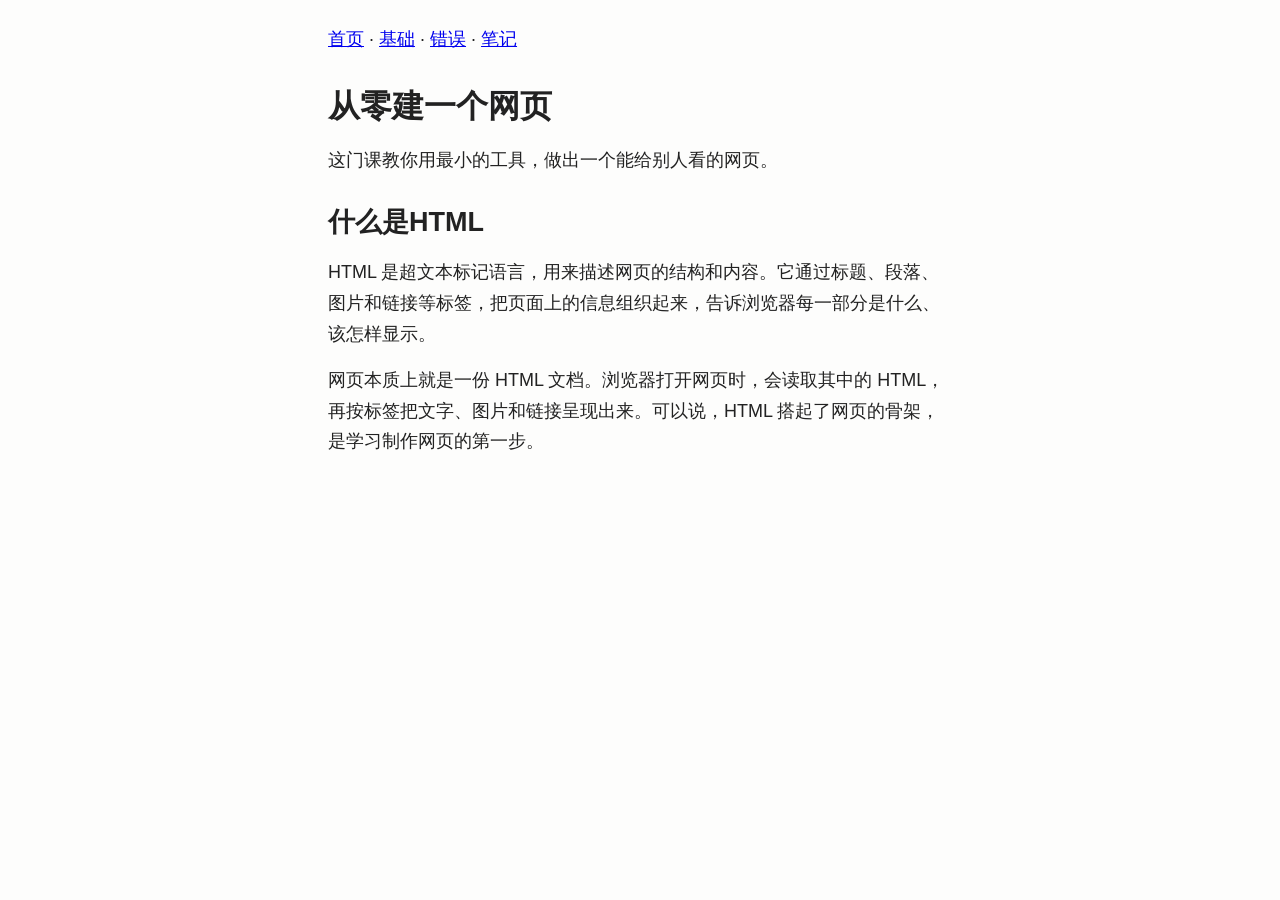
<file: index.html>
<!doctype html>
<html lang="zh-CN">
<head>
  <meta charset="utf-8">
  <title>从零建一个网页</title>
  <link rel="stylesheet" href="style.css">
</head>
<body>
  <nav><a href="index.html">首页</a> · <a href="basics.html">基础</a> · <a href="errors.html">错误</a> · <a href="notes.html">笔记</a></nav>
  <h1>从零建一个网页</h1> 
  <p>这门课教你用最小的工具，做出一个能给别人看的网页。</p>
  <h2>什么是HTML</h2>
  <p>HTML 是超文本标记语言，用来描述网页的结构和内容。它通过标题、段落、图片和链接等标签，把页面上的信息组织起来，告诉浏览器每一部分是什么、该怎样显示。</p>
  <p>网页本质上就是一份 HTML 文档。浏览器打开网页时，会读取其中的 HTML，再按标签把文字、图片和链接呈现出来。可以说，HTML 搭起了网页的骨架，是学习制作网页的第一步。</p>
</body>
</html>
</file>
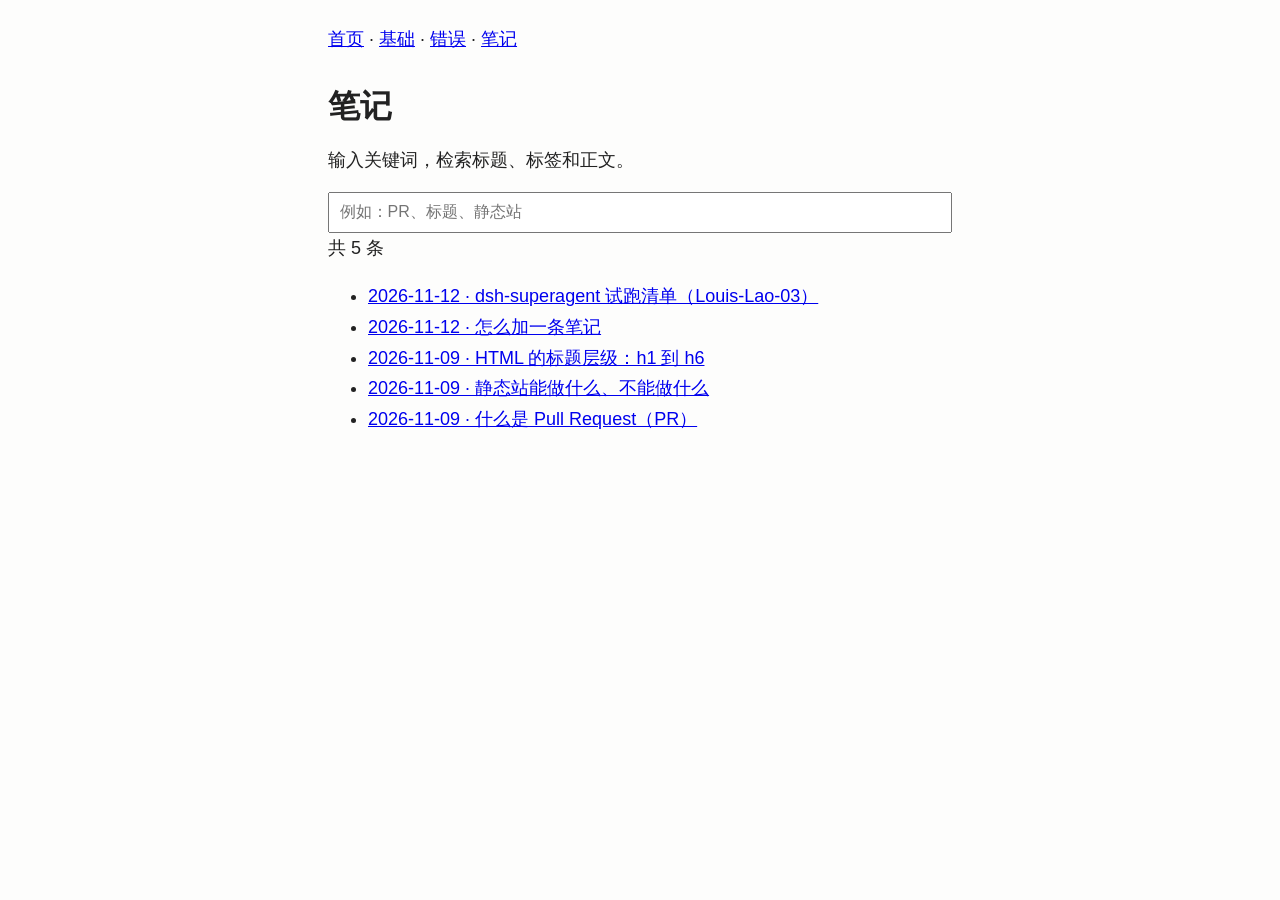
<file: notes.html>
<!doctype html>
<html lang="zh-CN">
<head>
  <meta charset="utf-8">
  <title>笔记检索</title>
  <link rel="stylesheet" href="style.css">
</head>
<body>
  <nav><a href="index.html">首页</a> · <a href="basics.html">基础</a> · <a href="errors.html">错误</a> · <a href="notes.html">笔记</a></nav>
  <h1>笔记</h1>
  <p>输入关键词，检索标题、标签和正文。</p>
  <input id="q" type="search" placeholder="例如：PR、标题、静态站" style="width:100%;padding:0.6rem;font-size:1rem;">
  <p id="hint">　</p>
  <ul id="list"></ul>
  <article id="note-body"></article>
  <script src="notes-data.js"></script>
  <script src="notes.js"></script>
</body>
</html>
</file>
<file: style.css>
body {
  box-sizing: border-box;
  max-width: 42rem;
  margin: 0 auto;
  padding: 1.5rem;
  font-family: -apple-system, "Segoe UI", "Microsoft YaHei", sans-serif;
  font-size: 18px;
  line-height: 1.7;
  background-color: #fdfdfc;
  color: #222;
}

h1,
h2 {
  margin: 1.5rem 0 0.75rem;
}

h1 {
  font-size: 2rem;
}

p {
  margin: 0 0 1rem;
}
</file>
